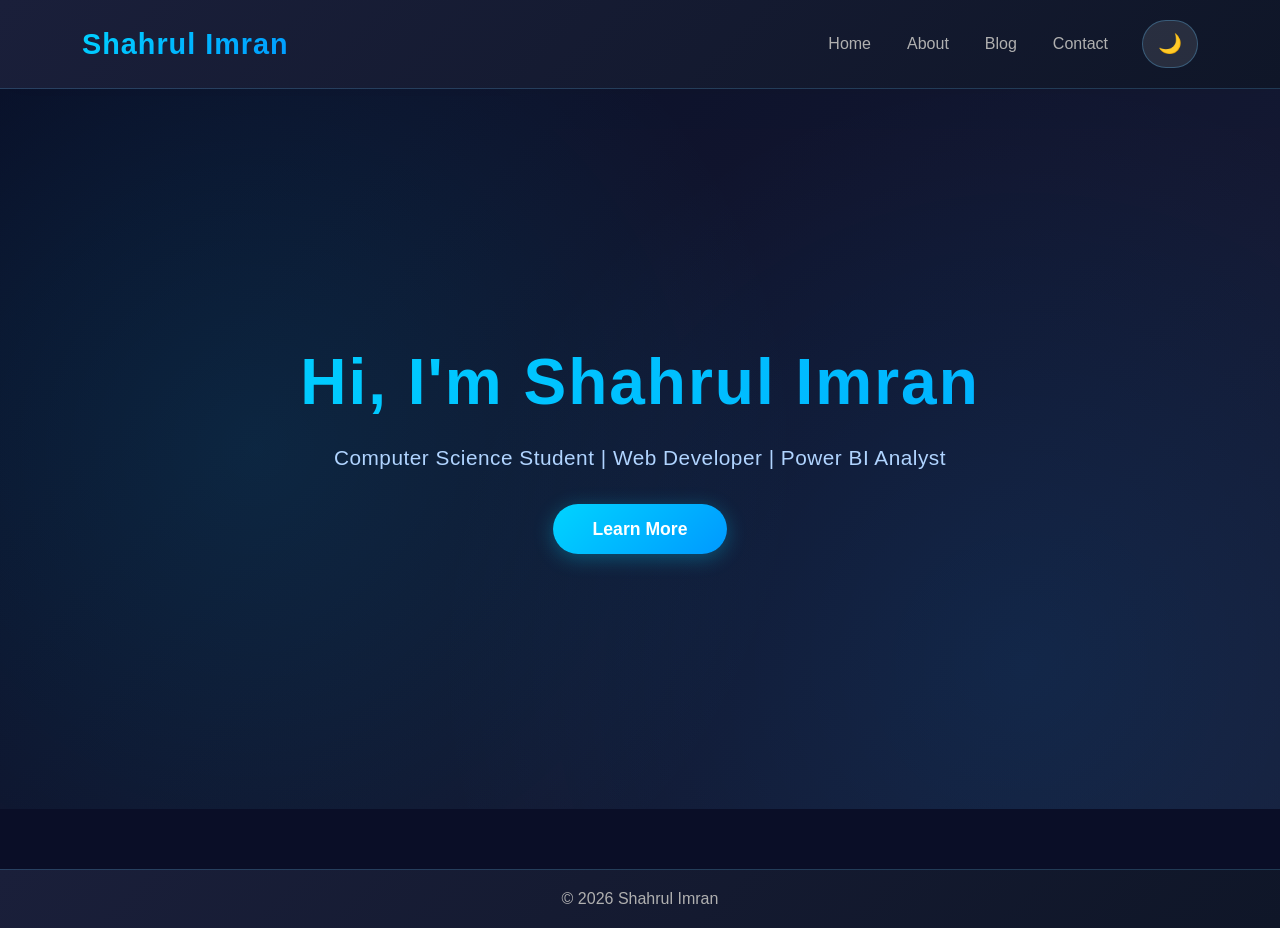
<file: index.html>
<!DOCTYPE html>
<html lang="en">
<head>
<meta charset="UTF-8">
<meta name="viewport" content="width=device-width, initial-scale=1.0">
<title>Portfolio - Home</title>
<link href="https://cdn.jsdelivr.net/npm/bootstrap@5.3.3/dist/css/bootstrap.min.css" rel="stylesheet">
<link rel="stylesheet" href="css/style.css">
</head>
<body>
<nav class="navbar navbar-expand-lg">
<div class="container">
<a class="navbar-brand" href="index.html">Shahrul Imran</a>
<button class="navbar-toggler" data-bs-toggle="collapse" data-bs-target="#nav"><span class="navbar-toggler-icon"></span></button>
<div class="collapse navbar-collapse" id="nav">
<ul class="navbar-nav ms-auto">
<li class="nav-item"><a class="nav-link" href="index.html">Home</a></li>
<li class="nav-item"><a class="nav-link" href="about.html">About</a></li>
<li class="nav-item"><a class="nav-link" href="blog.html">Blog</a></li>
<li class="nav-item"><a class="nav-link" href="contact.html">Contact</a></li>
</ul>
<button class="btn-theme ms-3" onclick="toggleDarkMode()" id="themeBtn">🌙</button>
</div>
</div>
</nav>

<section class="hero text-center">
<div class="container">
<h1>Hi, I'm Shahrul Imran</h1>
<p>Computer Science Student | Web Developer | Power BI Analyst</p>
<a href="about.html" class="btn btn-primary">Learn More</a>
</div>
</section>

<footer class="text-center p-3">© 2026 Shahrul Imran</footer>
<script src="js/script.js"></script>
<script src="https://cdn.jsdelivr.net/npm/bootstrap@5.3.3/dist/js/bootstrap.bundle.min.js"></script>
</body>
</html>
</file>
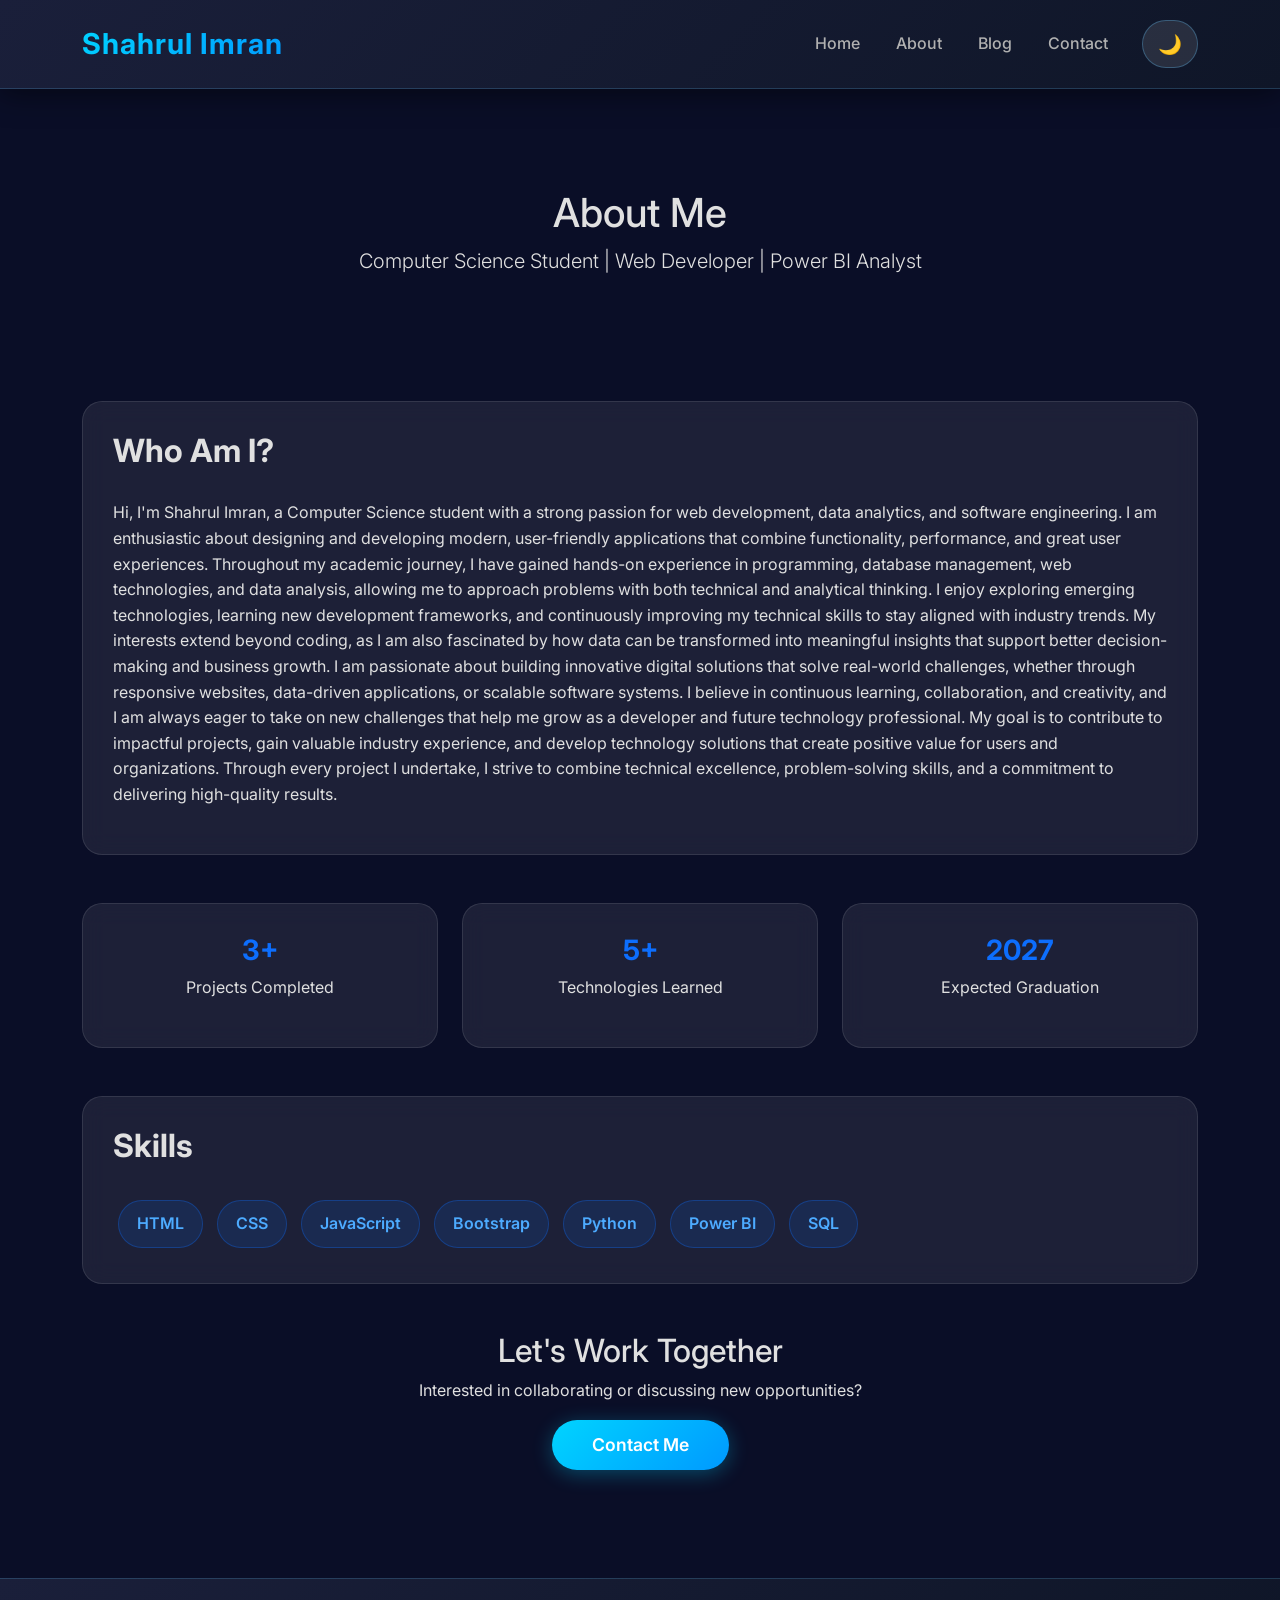
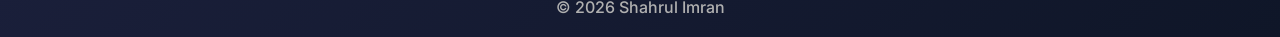
<file: about.html>
<!DOCTYPE html>
<html lang="en">
<head>
<meta charset="UTF-8">
<meta name="viewport" content="width=device-width, initial-scale=1.0">
<title>About Me</title>

<link href="https://cdn.jsdelivr.net/npm/bootstrap@5.3.3/dist/css/bootstrap.min.css" rel="stylesheet">
<link href="https://fonts.googleapis.com/css2?family=Inter:wght@300;400;600;700&display=swap" rel="stylesheet">
<link rel="stylesheet" href="css/style.css">

<style>
body{
    font-family:'Inter',sans-serif;
}

/* Hero */
.about-hero{
    padding:100px 0 60px;
    text-align:center;
}

.profile-img{
    width:180px;
    height:180px;
    border-radius:50%;
    object-fit:cover;
    border:4px solid #0d6efd;
    margin-bottom:20px;
}

.glass-card{
    background:rgba(255,255,255,0.08);
    backdrop-filter:blur(12px);
    border-radius:20px;
    padding:30px;
    border:1px solid rgba(255,255,255,0.1);
    height:100%;
}

.skill-badge{
    display:inline-block;
    padding:10px 18px;
    margin:5px;
    border-radius:25px;
    background:#0d6efd20;
    border:1px solid #0d6efd50;
    color:#4dabff;
    font-weight:600;
}

.section-title{
    margin-bottom:30px;
    font-weight:700;
}

.info-card{
    text-align:center;
}

.info-card h3{
    color:#0d6efd;
    font-weight:700;
}
</style>
</head>

<body>

<!-- NAVBAR -->
<nav class="navbar navbar-expand-lg">
<div class="container">
<a class="navbar-brand" href="index.html">Shahrul Imran</a>

<button class="navbar-toggler" data-bs-toggle="collapse" data-bs-target="#nav">
<span class="navbar-toggler-icon"></span>
</button>

<div class="collapse navbar-collapse" id="nav">
<ul class="navbar-nav ms-auto">
<li class="nav-item"><a class="nav-link" href="index.html">Home</a></li>
<li class="nav-item"><a class="nav-link active" href="about.html">About</a></li>
<li class="nav-item"><a class="nav-link" href="blog.html">Blog</a></li>
<li class="nav-item"><a class="nav-link" href="contact.html">Contact</a></li>
</ul>

<button class="btn-theme ms-3" onclick="toggleDarkMode()" id="themeBtn">
🌙
</button>
</div>
</div>
</nav>

<!-- HERO -->
<section class="about-hero">
<div class="container">

<h1>About Me</h1>

<p class="lead">
Computer Science Student | Web Developer | Power BI Analyst
</p>

</div>
</section>

<!-- ABOUT -->
<section class="py-5">
<div class="container">

<div class="glass-card">

<h2 class="section-title">Who Am I?</h2>

<p>
Hi, I'm Shahrul Imran, a Computer Science student with a strong passion for web development, data analytics, and software engineering. I am enthusiastic about designing and developing modern, user-friendly applications that combine functionality, performance, and great user experiences. Throughout my academic journey, I have gained hands-on experience in programming, database management, web technologies, and data analysis, allowing me to approach problems with both technical and analytical thinking.

I enjoy exploring emerging technologies, learning new development frameworks, and continuously improving my technical skills to stay aligned with industry trends. My interests extend beyond coding, as I am also fascinated by how data can be transformed into meaningful insights that support better decision-making and business growth.

I am passionate about building innovative digital solutions that solve real-world challenges, whether through responsive websites, data-driven applications, or scalable software systems. I believe in continuous learning, collaboration, and creativity, and I am always eager to take on new challenges that help me grow as a developer and future technology professional.

My goal is to contribute to impactful projects, gain valuable industry experience, and develop technology solutions that create positive value for users and organizations. Through every project I undertake, I strive to combine technical excellence, problem-solving skills, and a commitment to delivering high-quality results.
</p>

</div>

</div>
</section>

<!-- STATS -->
<section class="pb-5">
<div class="container">

<div class="row g-4">

<div class="col-md-4">
<div class="glass-card info-card">
<h3>3+</h3>
<p>Projects Completed</p>
</div>
</div>

<div class="col-md-4">
<div class="glass-card info-card">
<h3>5+</h3>
<p>Technologies Learned</p>
</div>
</div>

<div class="col-md-4">
<div class="glass-card info-card">
<h3>2027</h3>
<p>Expected Graduation</p>
</div>
</div>

</div>

</div>
</section>

<!-- SKILLS -->
<section class="pb-5">
<div class="container">

<div class="glass-card">

<h2 class="section-title">Skills</h2>

<span class="skill-badge">HTML</span>
<span class="skill-badge">CSS</span>
<span class="skill-badge">JavaScript</span>
<span class="skill-badge">Bootstrap</span>
<span class="skill-badge">Python</span>
<span class="skill-badge">Power BI</span>
<span class="skill-badge">SQL</span>

</div>

</div>
</section>

<!-- CTA -->
<section class="pb-5">
<div class="container text-center">

<h2>Let's Work Together</h2>

<p>
Interested in collaborating or discussing new opportunities?
</p>

<a href="contact.html" class="btn btn-primary btn-lg">
Contact Me
</a>

</div>
</section>

<!-- FOOTER -->
<footer class="text-center p-3">
© 2026 Shahrul Imran
</footer>

<script src="js/script.js"></script>
<script src="https://cdn.jsdelivr.net/npm/bootstrap@5.3.3/dist/js/bootstrap.bundle.min.js"></script>

</body>
</html>
</file>
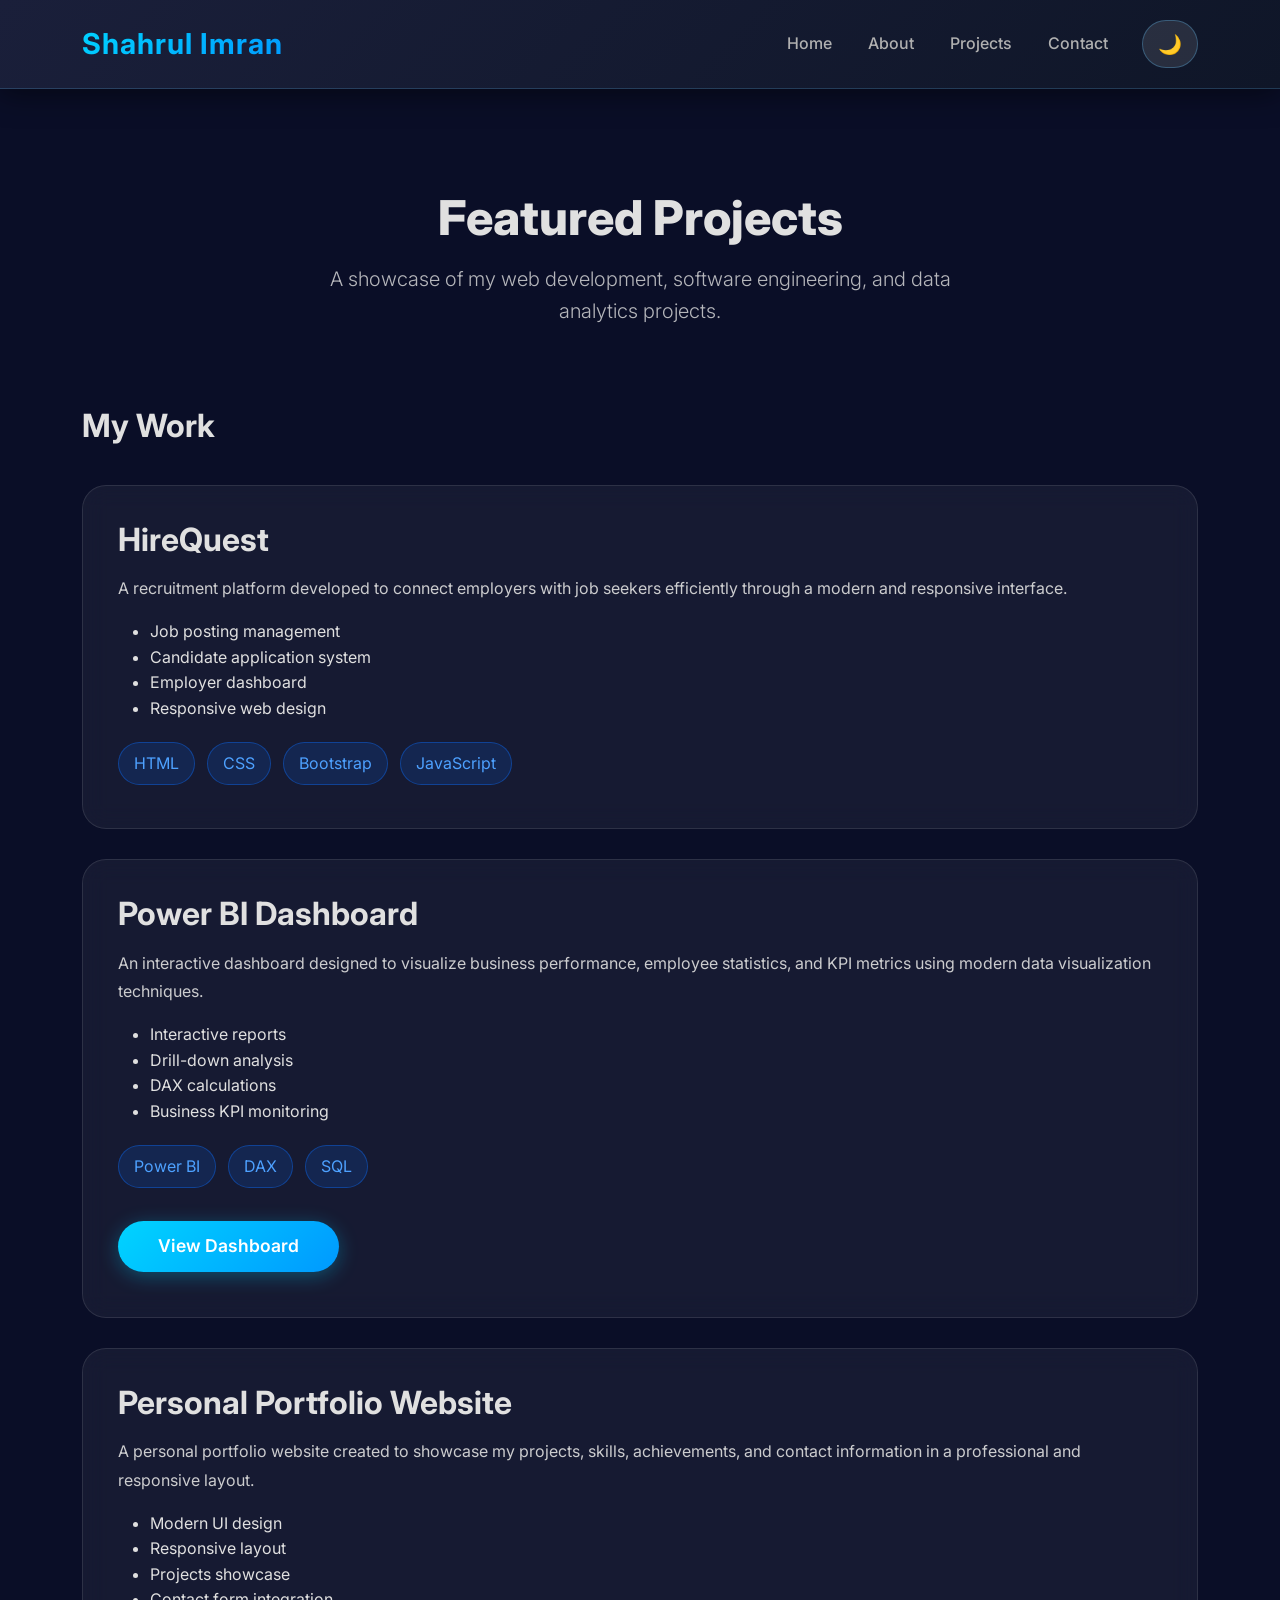
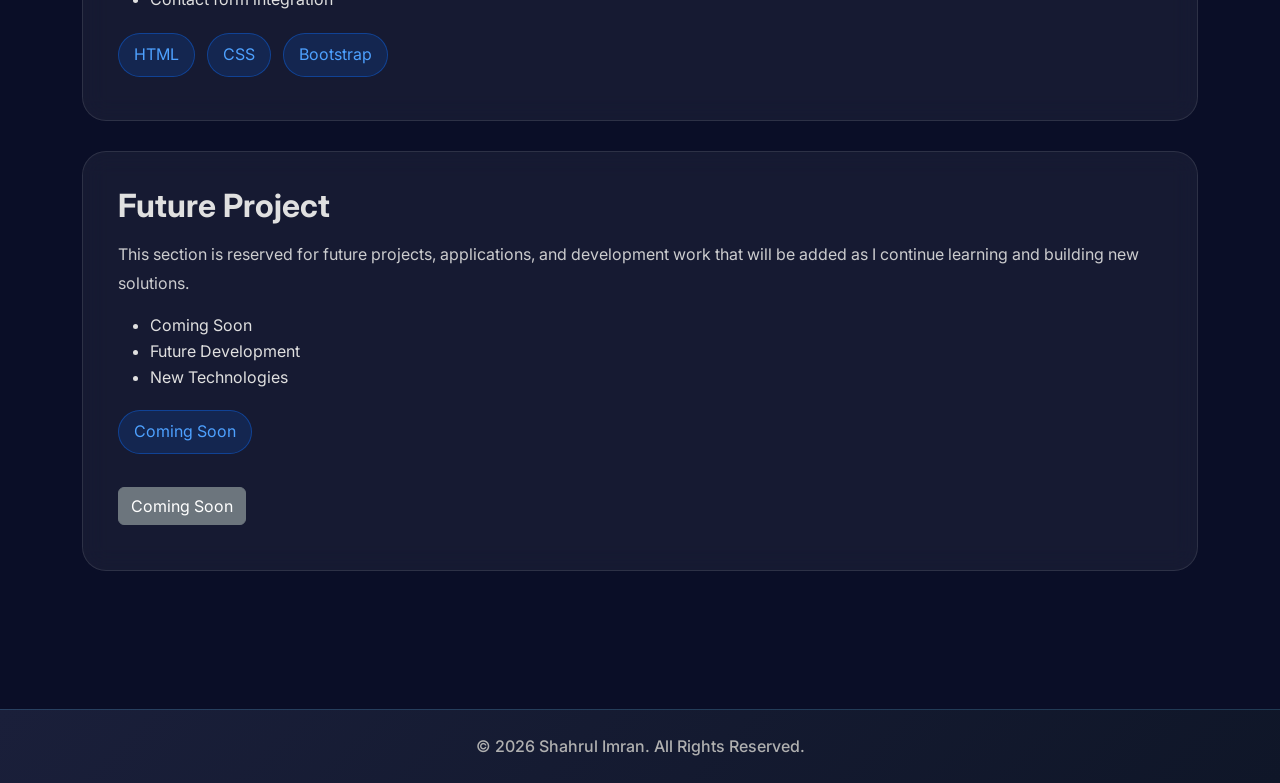
<file: blog.html>
<!DOCTYPE html>
<html lang="en">
<head>
<meta charset="UTF-8">
<meta name="viewport" content="width=device-width, initial-scale=1.0">

<title>Projects | Shahrul Imran</title>

<link href="https://cdn.jsdelivr.net/npm/bootstrap@5.3.3/dist/css/bootstrap.min.css" rel="stylesheet">
<link href="https://fonts.googleapis.com/css2?family=Inter:wght@300;400;500;600;700;800&display=swap" rel="stylesheet">
<link rel="stylesheet" href="css/style.css">

<style>

body{
    font-family:'Inter',sans-serif;
}

/* HERO */

.projects-hero{
    padding:100px 0 80px;
    text-align:center;
}

.projects-hero h1{
    font-size:3rem;
    font-weight:800;
}

.projects-hero p{
    max-width:700px;
    margin:auto;
    opacity:.8;
}

/* SECTION TITLE */

.section-title{
    font-size:2rem;
    font-weight:700;
    margin-bottom:40px;
}

/* PROJECT CARD */

.project-box{
    background:rgba(255,255,255,0.05);
    backdrop-filter:blur(12px);
    border:1px solid rgba(255,255,255,0.1);
    border-radius:24px;
    padding:35px;
    margin-bottom:30px;
    transition:0.3s;
}

.project-box:hover{
    transform:translateY(-5px);
}

.project-title{
    font-size:2rem;
    font-weight:700;
    margin-bottom:15px;
}

.project-description{
    line-height:1.8;
    opacity:.9;
}

/* TECH STACK */

.tech-stack{
    margin-top:20px;
}

.tech{
    display:inline-block;
    padding:8px 15px;
    border-radius:30px;
    margin-right:8px;
    margin-bottom:8px;
    background:rgba(13,110,253,.15);
    border:1px solid rgba(13,110,253,.4);
    color:#4ea1ff;
}

/* BUTTONS */

.project-buttons{
    margin-top:25px;
}

.project-buttons .btn{
    margin-right:10px;
    margin-bottom:10px;
}

</style>

</head>

<body>

<!-- NAVBAR -->

<nav class="navbar navbar-expand-lg">

<div class="container">

<a class="navbar-brand" href="index.html">
Shahrul Imran
</a>

<button
class="navbar-toggler"
data-bs-toggle="collapse"
data-bs-target="#nav">

<span class="navbar-toggler-icon"></span>

</button>

<div class="collapse navbar-collapse" id="nav">

<ul class="navbar-nav ms-auto">

<li class="nav-item">
<a class="nav-link" href="index.html">Home</a>
</li>

<li class="nav-item">
<a class="nav-link" href="about.html">About</a>
</li>

<li class="nav-item">
<a class="nav-link active" href="projects.html">Projects</a>
</li>

<li class="nav-item">
<a class="nav-link" href="contact.html">Contact</a>
</li>

</ul>

<button
class="btn-theme ms-3"
onclick="toggleDarkMode()"
id="themeBtn">
🌙
</button>

</div>

</div>

</nav>

<!-- HERO -->

<section class="projects-hero">

<div class="container">

<h1>Featured Projects</h1>

<p class="lead mt-3">
A showcase of my web development, software engineering,
and data analytics projects.
</p>

</div>

</section>

<!-- PROJECTS -->

<section class="pb-5">

<div class="container">

<h2 class="section-title">
My Work
</h2>

<!-- PROJECT 1 -->

<div class="project-box">

<h3 class="project-title">
HireQuest
</h3>

<p class="project-description">
A recruitment platform developed to connect employers
with job seekers efficiently through a modern and
responsive interface.
</p>

<ul>
<li>Job posting management</li>
<li>Candidate application system</li>
<li>Employer dashboard</li>
<li>Responsive web design</li>
</ul>

<div class="tech-stack">

<span class="tech">HTML</span>
<span class="tech">CSS</span>
<span class="tech">Bootstrap</span>
<span class="tech">JavaScript</span>

</div>

</div>

<!-- PROJECT 2 -->

<div class="project-box">

<h3 class="project-title">
Power BI Dashboard
</h3>

<p class="project-description">
An interactive dashboard designed to visualize
business performance, employee statistics,
and KPI metrics using modern data visualization techniques.
</p>

<ul>
<li>Interactive reports</li>
<li>Drill-down analysis</li>
<li>DAX calculations</li>
<li>Business KPI monitoring</li>
</ul>

<div class="tech-stack">

<span class="tech">Power BI</span>
<span class="tech">DAX</span>
<span class="tech">SQL</span>

</div>

<div class="project-buttons">

<a href="https://github.com/shahrulimrandev-source/DataMining" class="btn btn-primary">
View Dashboard
</a>

</div>

</div>

<!-- PROJECT 3 -->

<div class="project-box">

<h3 class="project-title">
Personal Portfolio Website
</h3>

<p class="project-description">
A personal portfolio website created to showcase
my projects, skills, achievements, and contact information
in a professional and responsive layout.
</p>

<ul>
<li>Modern UI design</li>
<li>Responsive layout</li>
<li>Projects showcase</li>
<li>Contact form integration</li>
</ul>

<div class="tech-stack">

<span class="tech">HTML</span>
<span class="tech">CSS</span>
<span class="tech">Bootstrap</span>

</div>

</div>

<!-- PROJECT 4 -->

<div class="project-box">

<h3 class="project-title">
Future Project
</h3>

<p class="project-description">
This section is reserved for future projects,
applications, and development work that will be added
as I continue learning and building new solutions.
</p>

<ul>
<li>Coming Soon</li>
<li>Future Development</li>
<li>New Technologies</li>
</ul>

<div class="tech-stack">

<span class="tech">Coming Soon</span>

</div>

<div class="project-buttons">

<a href="#" class="btn btn-secondary">
Coming Soon
</a>

</div>

</div>

</div>

</section>

<!-- FOOTER -->

<footer class="text-center p-4">
© 2026 Shahrul Imran. All Rights Reserved.
</footer>

<script src="js/script.js"></script>

<script src="https://cdn.jsdelivr.net/npm/bootstrap@5.3.3/dist/js/bootstrap.bundle.min.js"></script>

</body>
</html>
</file>
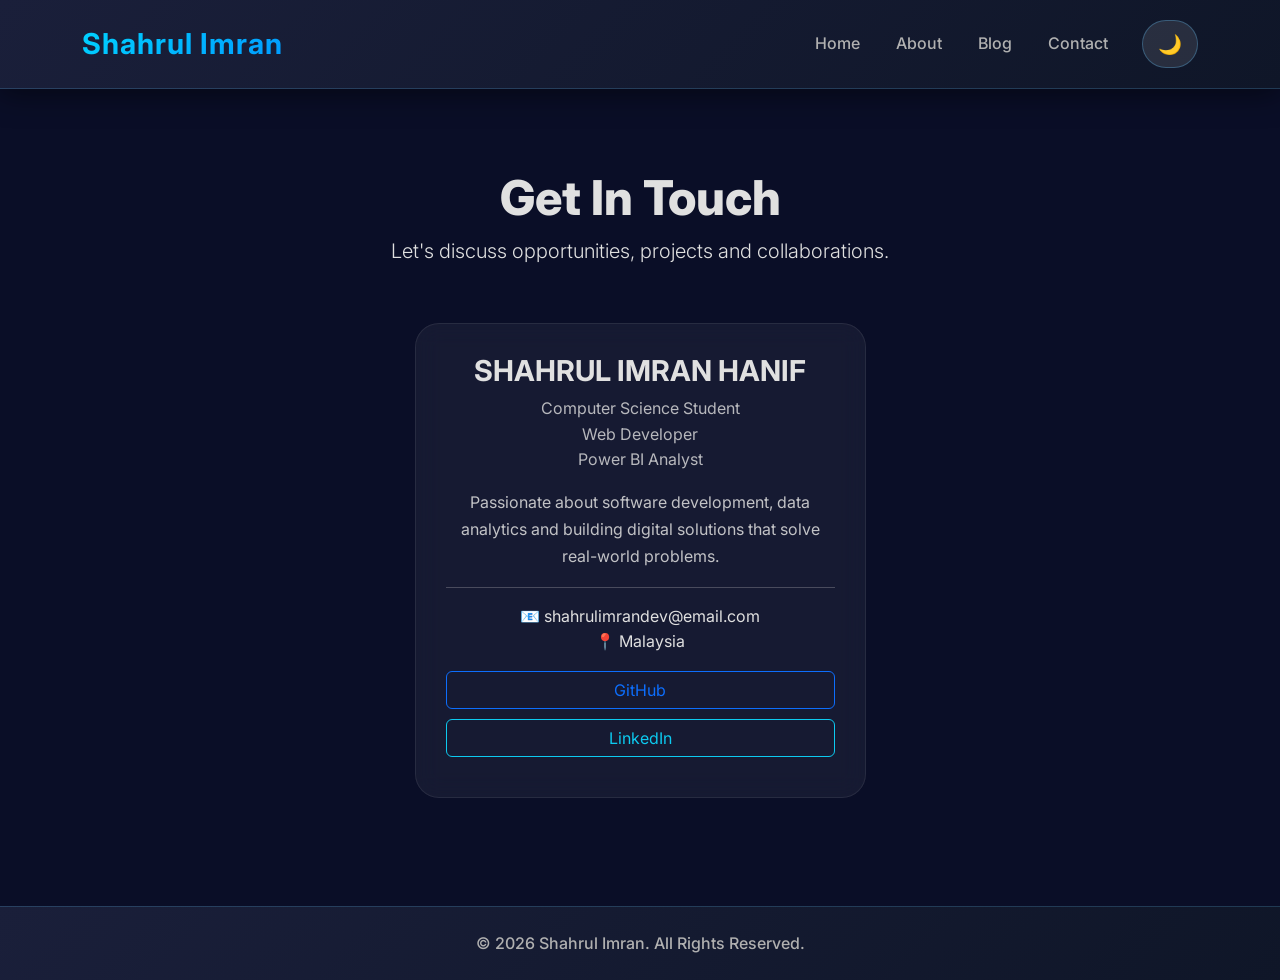
<file: contact.html>
<!DOCTYPE html>
<html lang="en">
<head>
<meta charset="UTF-8">
<meta name="viewport" content="width=device-width, initial-scale=1.0">

<title>Contact | Shahrul Imran</title>

<link href="https://cdn.jsdelivr.net/npm/bootstrap@5.3.3/dist/css/bootstrap.min.css" rel="stylesheet">
<link href="https://fonts.googleapis.com/css2?family=Inter:wght@300;400;500;600;700;800&display=swap" rel="stylesheet">
<link rel="stylesheet" href="css/style.css">

<style>

body{
    font-family:'Inter',sans-serif;
}

/* HERO */
.contact-hero{
    padding:80px 0 40px;
    text-align:center;
}

.contact-hero h1{
    font-size:3rem;
    font-weight:800;
}

/* GLASS CARD */
.glass-card{
    background:rgba(255,255,255,0.05);
    backdrop-filter:blur(12px);
    border:1px solid rgba(255,255,255,0.08);
    border-radius:24px;
    padding:30px;
}

/* PROFILE */
.profile-img{
    width:180px;
    height:180px;
    border-radius:50%;
    object-fit:cover;
    border:4px solid #0d6efd;
    margin-bottom:20px;
}

.profile-name{
    font-size:1.8rem;
    font-weight:700;
}

.profile-role{
    opacity:.8;
}

.profile-bio{
    margin-top:15px;
    line-height:1.7;
    opacity:.85;
}

.social-buttons .btn{
    margin-bottom:10px;
    width:100%;
}

</style>

</head>

<body>

<!-- NAVBAR -->
<nav class="navbar navbar-expand-lg">
<div class="container">

<a class="navbar-brand" href="index.html">Shahrul Imran</a>

<button class="navbar-toggler" data-bs-toggle="collapse" data-bs-target="#nav">
<span class="navbar-toggler-icon"></span>
</button>

<div class="collapse navbar-collapse" id="nav">

<ul class="navbar-nav ms-auto">
<li class="nav-item"><a class="nav-link" href="index.html">Home</a></li>
<li class="nav-item"><a class="nav-link" href="about.html">About</a></li>
<li class="nav-item"><a class="nav-link" href="blog.html">Blog</a></li>
<li class="nav-item"><a class="nav-link active" href="contact.html">Contact</a></li>
</ul>

<button class="btn-theme ms-3" onclick="toggleDarkMode()">🌙</button>

</div>

</div>
</nav>

<!-- HERO -->
<section class="contact-hero">
<div class="container">
<h1>Get In Touch</h1>
<p class="lead">Let's discuss opportunities, projects and collaborations.</p>
</div>
</section>

<!-- CENTER PROFILE CARD -->
<section class="pb-5">
<div class="container">

<div class="row justify-content-center">

<div class="col-lg-5">

<div class="glass-card text-center">

<h2 class="profile-name">
SHAHRUL IMRAN HANIF
</h2>

<p class="profile-role">
Computer Science Student<br>
Web Developer<br>
Power BI Analyst
</p>

<p class="profile-bio">
Passionate about software development,
data analytics and building digital solutions
that solve real-world problems.
</p>

<hr>

<div class="contact-info">
<div class="contact-item">📧 shahrulimrandev@email.com</div>
<div class="contact-item">📍 Malaysia</div>
</div>

<div class="social-buttons mt-3">
<a href="https://github.com/shahrulimrandev-source" class="btn btn-outline-primary">GitHub</a>
<a href="https://www.linkedin.com/in/shahrul-imran-hanif-90a8833a6/" class="btn btn-outline-info">LinkedIn</a>
</div>

</div>

</div>

</div>

</div>
</section>

<footer class="text-center p-4">
© 2026 Shahrul Imran. All Rights Reserved.
</footer>

<script src="js/script.js"></script>
<script src="https://cdn.jsdelivr.net/npm/bootstrap@5.3.3/dist/js/bootstrap.bundle.min.js"></script>

</body>
</html>
</file>
<file: css/style.css>
* {
  margin: 0;
  padding: 0;
  box-sizing: border-box;
}

body {
  font-family: 'Segoe UI', Tahoma, Geneva, Verdana, sans-serif;
  background: #0a0e27;
  color: #e0e0e0;
  line-height: 1.6;
  transition: all 0.3s ease;
}

/* Navbar */
.navbar {
  background: linear-gradient(135deg, #1a1f3a 0%, #0f1628 100%) !important;
  backdrop-filter: blur(10px);
  border-bottom: 1px solid rgba(100, 200, 255, 0.2);
  box-shadow: 0 4px 30px rgba(0, 0, 0, 0.5);
  padding: 1rem 0;
}

.navbar-brand {
  font-size: 1.8rem;
  font-weight: 700;
  background: linear-gradient(135deg, #00d4ff, #0099ff);
  -webkit-background-clip: text;
  -webkit-text-fill-color: transparent;
  background-clip: text;
  letter-spacing: 1px;
}

.nav-link {
  color: #b0b0b0 !important;
  font-weight: 500;
  transition: all 0.3s ease;
  position: relative;
  margin: 0 10px;
}

.nav-link:hover {
  color: #00d4ff !important;
}

.nav-link::after {
  content: '';
  position: absolute;
  bottom: -5px;
  left: 0;
  width: 0;
  height: 2px;
  background: linear-gradient(135deg, #00d4ff, #0099ff);
  transition: width 0.3s ease;
}

.nav-link:hover::after {
  width: 100%;
}

/* Dark Mode Button */
.btn-theme {
  background: rgba(255, 255, 255, 0.1);
  border: 1px solid rgba(100, 200, 255, 0.3);
  color: #00d4ff;
  font-size: 1.2rem;
  padding: 8px 15px;
  border-radius: 50px;
  cursor: pointer;
  transition: all 0.3s ease;
}

.btn-theme:hover {
  background: rgba(0, 212, 255, 0.2);
  border-color: #00d4ff;
  box-shadow: 0 0 15px rgba(0, 212, 255, 0.5);
}

/* Hero Section */
.hero {
  padding: 150px 20px;
  background: linear-gradient(135deg, rgba(10, 14, 39, 0.9) 0%, rgba(26, 31, 58, 0.9) 100%);
  position: relative;
  overflow: hidden;
  min-height: 80vh;
  display: flex;
  align-items: center;
  justify-content: center;
}

.hero::before {
  content: '';
  position: absolute;
  top: 0;
  left: 0;
  right: 0;
  bottom: 0;
  background: radial-gradient(circle at 20% 50%, rgba(0, 212, 255, 0.1) 0%, transparent 50%),
              radial-gradient(circle at 80% 80%, rgba(0, 153, 255, 0.1) 0%, transparent 50%);
  pointer-events: none;
  animation: gradientMove 15s ease infinite;
}

@keyframes gradientMove {
  0%, 100% {
    transform: translate(0, 0);
  }
  50% {
    transform: translate(20px, 20px);
  }
}

.hero h1 {
  font-size: 4rem;
  font-weight: 800;
  background: linear-gradient(135deg, #00d4ff, #0099ff, #00d4ff);
  background-size: 300% 300%;
  -webkit-background-clip: text;
  -webkit-text-fill-color: transparent;
  background-clip: text;
  animation: gradientShift 8s ease infinite;
  margin-bottom: 20px;
  letter-spacing: 2px;
  position: relative;
  z-index: 1;
}

.hero p {
  font-size: 1.3rem;
  color: #b0d4ff;
  margin-bottom: 30px;
  font-weight: 300;
  letter-spacing: 0.5px;
  position: relative;
  z-index: 1;
}

@keyframes gradientShift {
  0% { background-position: 0% 50%; }
  50% { background-position: 100% 50%; }
  100% { background-position: 0% 50%; }
}

/* Buttons */
.btn-primary {
  background: linear-gradient(135deg, #00d4ff, #0099ff);
  border: none;
  padding: 12px 40px;
  font-size: 1.1rem;
  font-weight: 600;
  border-radius: 50px;
  transition: all 0.3s ease;
  box-shadow: 0 4px 20px rgba(0, 212, 255, 0.3);
  color: #fff;
  position: relative;
  z-index: 1;
}

.btn-primary:hover {
  transform: translateY(-3px);
  box-shadow: 0 8px 40px rgba(0, 212, 255, 0.6);
  color: #fff;
}

/* Footer */
footer {
  background: linear-gradient(135deg, #1a1f3a 0%, #0f1628 100%);
  border-top: 1px solid rgba(100, 200, 255, 0.2);
  padding: 20px;
  margin-top: 60px;
  color: #b0b0b0;
  text-align: center;
  font-weight: 500;
}

/* Dark Mode - Make everything darker */
body.dark-mode {
  background: #000;
  color: #ffffff;
}

body.dark-mode .hero {
  background: linear-gradient(135deg, rgba(0, 0, 0, 0.98) 0%, rgba(10, 10, 20, 0.98) 100%);
}

body.dark-mode .navbar {
  background: linear-gradient(135deg, #000 0%, #050505 100%) !important;
}

body.dark-mode footer {
  background: linear-gradient(135deg, #000 0%, #050505 100%);
}

body.dark-mode .btn-theme {
  background: rgba(255, 255, 255, 0.2);
  border-color: #ffaa00;
  color: #ffaa00;
}

body.dark-mode .btn-theme:hover {
  background: rgba(255, 170, 0, 0.2);
  box-shadow: 0 0 15px rgba(255, 170, 0, 0.5);
}

body.dark-mode h1 {
  background: linear-gradient(135deg, #ffaa00, #ff8800, #ffaa00);
  -webkit-background-clip: text;
  -webkit-text-fill-color: transparent;
  background-clip: text;
}

/* Responsive */
@media (max-width: 768px) {
  .hero h1 {
    font-size: 2.5rem;
  }

  .hero p {
    font-size: 1rem;
  }

  .hero {
    padding: 100px 20px;
  }

  .navbar-brand {
    font-size: 1.5rem;
  }
}
</file>
